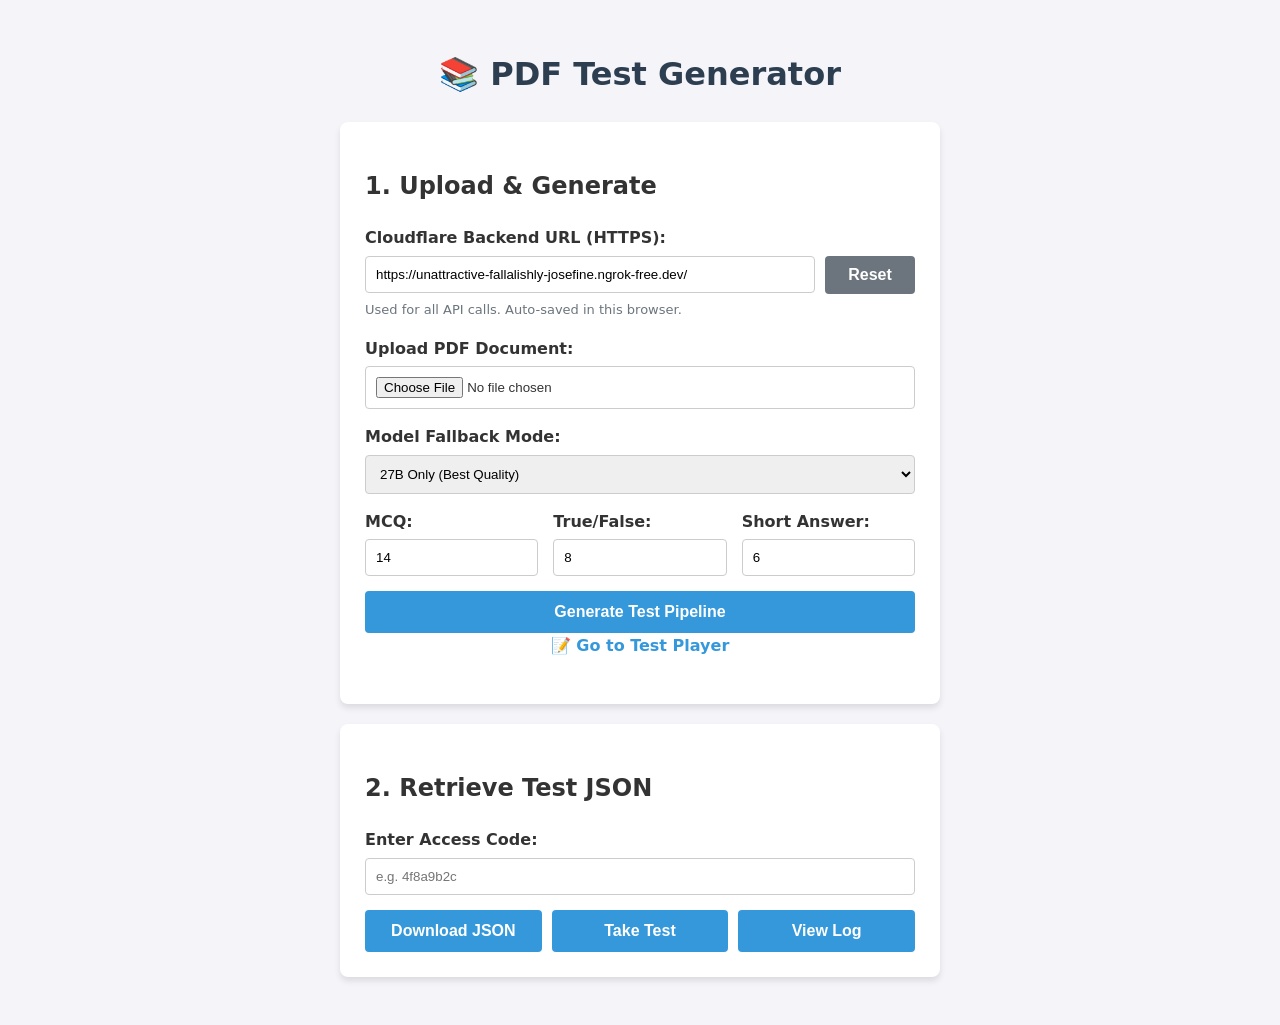
<file: index.html>
<!DOCTYPE html>
<html lang="en">
<head>
    <meta charset="UTF-8">
    <meta name="viewport" content="width=device-width, initial-scale=1.0">
    <title>PDF to Test Generator</title>
    <link rel="stylesheet" href="style.css"> 
</head>
<body>
    <div class="container">
        <h1>📚 PDF Test Generator</h1>

        <div class="card">
            <h2>1. Upload & Generate</h2>
            <form id="generate-form">
                <div class="form-group">
                    <label for="backend-url-input">Cloudflare Backend URL (HTTPS):</label>
                    <div class="inline-input-action">
                        <input type="url" id="backend-url-input" name="backend_url" placeholder="https://your-subdomain.trycloudflare.com/" inputmode="url" spellcheck="false">
                        <button type="button" id="reset-backend-url-btn" class="secondary-btn">Reset</button>
                    </div>
                    <small class="helper-text">Used for all API calls. Auto-saved in this browser.</small>
                </div>

                <div class="form-group">
                    <label for="pdf-file">Upload PDF Document:</label>
                    <input type="file" id="pdf-file" name="file" accept=".pdf" required>
                </div>

                <div class="form-group">
                    <label for="fallback-mode">Model Fallback Mode:</label>
                    <select id="fallback-mode" name="fallback_mode">
                        <option value="0">27B Only (Best Quality)</option>
                        <option value="1">27B then 12B Fallback</option>
                        <option value="2">12B Only (Faster)</option>
                    </select>
                </div>

                <div class="form-group-row">
                    <div class="form-group">
                        <label for="num-mcq">MCQ:</label>
                        <input type="number" id="num-mcq" name="num_mcq" value="14" min="0">
                    </div>
                    <div class="form-group">
                        <label for="num-tf">True/False:</label>
                        <input type="number" id="num-tf" name="num_tf" value="8" min="0">
                    </div>
                    <div class="form-group">
                        <label for="num-short">Short Answer:</label>
                        <input type="number" id="num-short" name="num_short" value="6" min="0">
                    </div>
                </div>

                <button type="submit" id="generate-btn">Generate Test Pipeline</button>
            </form>

            <div id="loading-indicator" class="hidden">
                <p>⏳ Processing pipeline... Tracking progress:</p>
                <pre id="live-terminal" class="terminal-box"></pre>
            </div>
            
           <div style="text-align: center; margin-bottom: 20px;">
            <a href="quiz.html" style="color: #3498db; text-decoration: none; font-weight: bold;">📝 Go to Test Player</a>
        </div>

        <div id="result-box" class="hidden">
            <p><strong>Success!</strong> Your test is ready. Your access code is:</p>
            <h3 id="access-code-display"></h3>
            
            <div style="display: flex; gap: 10px; margin-top: 15px;">
                <button type="button" id="download-btn" class="btn" style="background-color: #6c757d;">Download JSON</button>
                <button type="button" id="take-test-btn" class="btn" style="background-color: #28a745;">Take Test Now</button>
            </div>
        </div>

            <div id="error-box" class="hidden error"></div>
        </div>

        <div class="card">
            <h2>2. Retrieve Test JSON</h2>
            <form id="retrieve-form">
                <div class="form-group">
                    <label for="access-code-input">Enter Access Code:</label>
                    <input type="text" id="access-code-input" placeholder="e.g. 4f8a9b2c" required>
                </div>
                <div class="action-row">
                    <button type="submit" id="retrieve-btn">Download JSON</button>
                    <button type="button" id="retrieve-take-test-btn">Take Test</button>
                    <button type="button" id="retrieve-view-log-btn">View Log</button>
                </div>
            </form>
        </div>
    </div>

    <script src="main.js"></script>
</body>
</html>
</file>
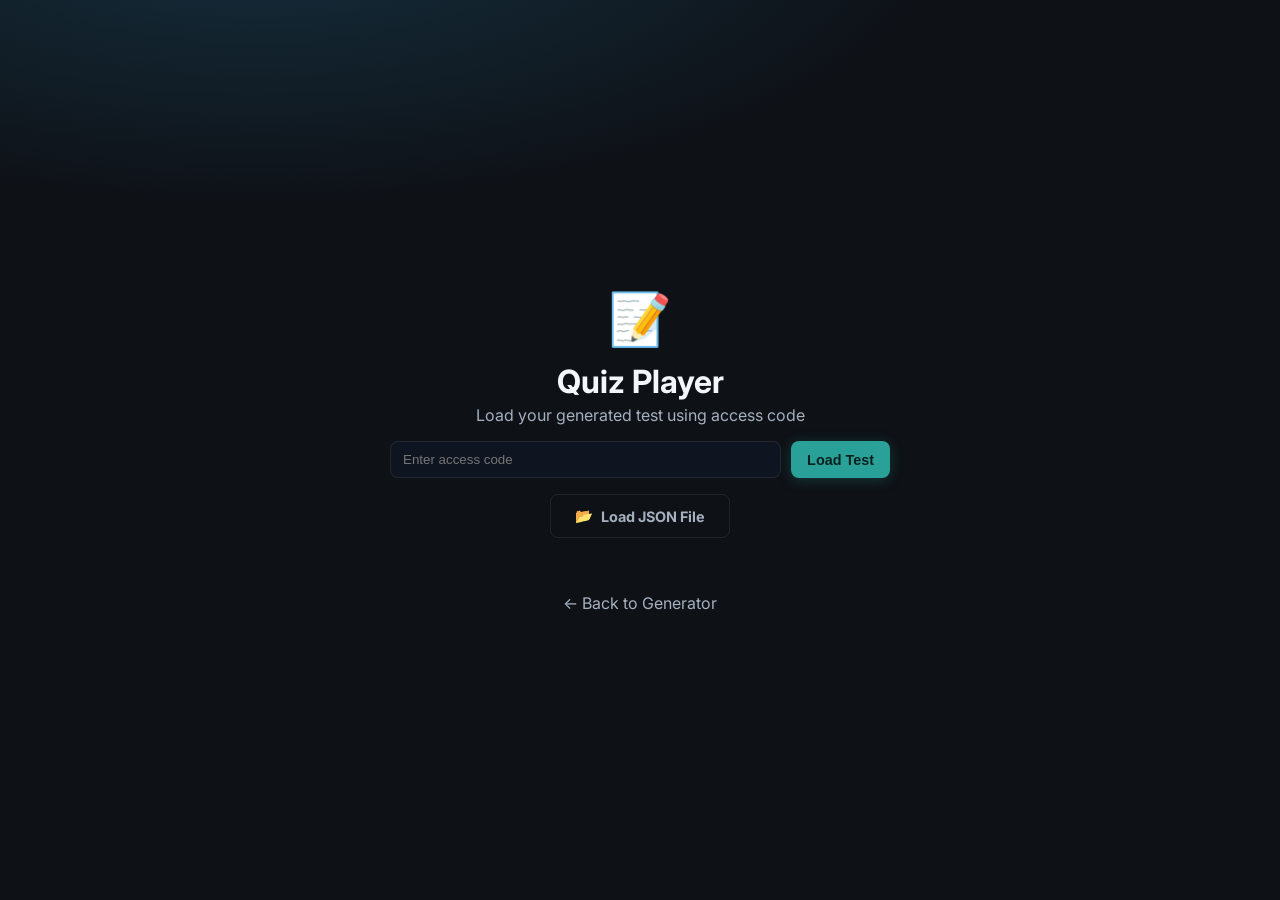
<file: quiz.html>
<!DOCTYPE html>
<html lang="en">
<head>
  <meta charset="UTF-8">
  <meta name="viewport" content="width=device-width, initial-scale=1.0">
  <title>Quiz Player</title>
  <link rel="preconnect" href="https://fonts.googleapis.com">
  <link rel="preconnect" href="https://fonts.gstatic.com" crossorigin>
  <link href="https://fonts.googleapis.com/css2?family=Inter:wght@400;500;600;700;800&display=swap" rel="stylesheet">
  <link rel="stylesheet" href="quiz.css">
</head>
<body>
  <div id="landing-screen" class="screen active">
    <div class="landing-container">
      <div class="landing-icon">📝</div>
      <h1>Quiz Player</h1>
      <p class="landing-subtitle" id="landing-subtitle">Load your generated test using access code</p>

      <div class="code-loader">
        <input type="text" id="access-code-input" placeholder="Enter access code">
        <button id="load-code-btn" class="btn btn-primary">Load Test</button>
      </div>

      <label for="file-input" class="btn btn-outline btn-large">
        <span class="btn-icon">📂</span> Load JSON File
      </label>
      <input type="file" id="file-input" accept=".json" hidden>

      <p id="load-error" class="error-msg"></p>
      <a class="back-link" href="index.html">← Back to Generator</a>
    </div>
  </div>

  <div id="test-screen" class="screen">
    <header id="test-header">
      <div class="header-left">
        <h1 id="theme-title"></h1>
        <div class="header-meta">
          <span id="score-info" class="badge"></span>
          <span id="progress-info" class="badge badge-outline"></span>
        </div>
      </div>
      <button id="submit-btn" class="btn btn-primary" disabled>Submit Test</button>
    </header>

    <div id="progress-bar-container"><div id="progress-bar"></div></div>

    <main id="questions-container">
      <section id="section-mcq" class="question-section">
        <div class="section-header">
          <h2>Multiple Choice</h2>
          <span class="section-points" id="mcq-points"></span>
        </div>
        <div id="mcq-questions" class="questions-list"></div>
      </section>

      <section id="section-tf" class="question-section">
        <div class="section-header">
          <h2>True / False</h2>
          <span class="section-points" id="tf-points"></span>
        </div>
        <div id="tf-questions" class="questions-list"></div>
      </section>

      <section id="section-short" class="question-section">
        <div class="section-header">
          <h2>Short Answer</h2>
          <span class="section-points" id="short-points"></span>
        </div>
        <div id="short-questions" class="questions-list"></div>
      </section>
    </main>
  </div>

  <div id="results-screen" class="screen">
    <div class="results-container">
      <div class="results-header">
        <div class="results-score-circle" id="results-score-circle">
          <span id="results-score-value">0</span>
          <span class="results-score-total" id="results-score-total">/ 10</span>
        </div>
        <h1>Results</h1>
        <p id="results-subtitle" class="results-subtitle"></p>
      </div>

      <div class="results-breakdown">
        <div class="breakdown-card">
          <div class="breakdown-label">MCQ</div>
          <div class="breakdown-score" id="breakdown-mcq-score">0/0</div>
        </div>
        <div class="breakdown-card">
          <div class="breakdown-label">True / False</div>
          <div class="breakdown-score" id="breakdown-tf-score">0/0</div>
        </div>
        <div class="breakdown-card">
          <div class="breakdown-label">Short Answer</div>
          <div class="breakdown-score" id="breakdown-short-score">Self-graded</div>
        </div>
      </div>

      <h2 class="review-heading">Review</h2>
      <div id="review-container"></div>

      <div class="results-actions">
        <button id="retake-btn" class="btn btn-primary btn-large">Retake Test</button>
        <a class="btn btn-outline btn-large" href="index.html">Back to Generator</a>
      </div>
    </div>
  </div>

  <script src="quiz.js"></script>
</body>
</html>
</file>
<file: style.css>
body {
    font-family: system-ui, -apple-system, sans-serif;
    background-color: #f4f4f9;
    color: #333;
    line-height: 1.6;
    padding: 20px;
    display: flex;
    justify-content: center;
}
.container {
    max-width: 600px;
    width: 100%;
}
h1 {
    text-align: center;
    color: #2c3e50;
}
.card {
    background: #fff;
    padding: 25px;
    border-radius: 8px;
    box-shadow: 0 4px 6px rgba(0,0,0,0.1);
    margin-bottom: 20px;
}
.form-group {
    margin-bottom: 15px;
}
.form-group-row {
    display: flex;
    gap: 15px;
}
.form-group-row .form-group {
    flex: 1;
}
label {
    display: block;
    margin-bottom: 5px;
    font-weight: 600;
}
input[type="file"], input[type="number"], input[type="text"], select {
    width: 100%;
    padding: 10px;
    border: 1px solid #ccc;
    border-radius: 4px;
    box-sizing: border-box;
}

input[type="url"] {
    width: 100%;
    padding: 10px;
    border: 1px solid #ccc;
    border-radius: 4px;
    box-sizing: border-box;
}

.inline-input-action {
    display: flex;
    gap: 10px;
    align-items: center;
}

.inline-input-action input {
    flex: 1;
}

.inline-input-action .secondary-btn {
    width: auto;
    min-width: 90px;
    padding: 10px 14px;
    background-color: #6c757d;
}

.inline-input-action .secondary-btn:hover {
    background-color: #5a6268;
}

.helper-text {
    display: block;
    margin-top: 6px;
    color: #6c757d;
    font-size: 13px;
}

@media (max-width: 640px) {
    .inline-input-action {
        flex-direction: column;
        align-items: stretch;
    }

    .inline-input-action .secondary-btn {
        width: 100%;
    }
}
button {
    width: 100%;
    padding: 12px;
    background-color: #3498db;
    color: white;
    border: none;
    border-radius: 4px;
    cursor: pointer;
    font-size: 16px;
    font-weight: bold;
    transition: background-color 0.2s;
}
button:hover {
    background-color: #2980b9;
}
button:disabled {
    background-color: #95a5a6;
    cursor: not-allowed;
}
.hidden {
    display: none;
}
#result-box {
    margin-top: 20px;
    padding: 15px;
    background-color: #d4edda;
    color: #155724;
    border-radius: 4px;
    text-align: center;
    border: 1px solid #c3e6cb;
}
#access-code-display {
    font-size: 24px;
    letter-spacing: 2px;
    margin: 10px 0;
    color: #000;
}
#error-box {
    margin-top: 20px;
    padding: 15px;
    background-color: #f8d7da;
    color: #721c24;
    border-radius: 4px;
    border: 1px solid #f5c6cb;
}
#loading-indicator {
    text-align: center;
    margin-top: 20px;
    font-weight: bold;
    color: #e67e22;
}

.terminal-box {
    background-color: #000;
    color: #00ff00;
    font-family: 'Courier New', Courier, monospace;
    padding: 15px;
    border-radius: 6px;
    max-height: 280px;
    min-height: 220px;
    overflow-y: auto;
    text-align: left;
    white-space: pre-wrap;
    font-size: 14px;
    margin-top: 15px;
    box-shadow: inset 0 0 15px rgba(0,0,0,1);
    border: 1px solid #1d1d1d;
}

/* Optional: Make the scrollbar look cool and dark too (For WebKit Browsers like Chrome/Edge) */
.terminal-box::-webkit-scrollbar {
    width: 8px;
}
.terminal-box::-webkit-scrollbar-track {
    background: #1a1a1a; 
    border-radius: 4px;
}
.terminal-box::-webkit-scrollbar-thumb {
    background: #00ff00; 
    border-radius: 4px;
}

.action-row {
    display: flex;
    gap: 10px;
}

.action-row button {
    flex: 1;
}
</file>
<file: quiz.css>
:root {
  --bg-primary: #0e1116;
  --bg-secondary: #121722;
  --bg-card: #161e2c;
  --bg-card-hover: #1f2a3c;
  --bg-input: #0f1520;
  --text-primary: #f3f6fb;
  --text-secondary: #a6b0bf;
  --text-muted: #7f8896;
  --accent: #2aa198;
  --accent-hover: #34b7ac;
  --accent-glow: rgba(42, 161, 152, 0.28);
  --success: #27c27a;
  --success-bg: rgba(39, 194, 122, 0.14);
  --error: #e65b6f;
  --error-bg: rgba(230, 91, 111, 0.14);
  --warning: #efb347;
  --warning-bg: rgba(239, 179, 71, 0.16);
  --border: rgba(255, 255, 255, 0.08);
  --radius-sm: 8px;
  --radius-md: 12px;
  --radius-lg: 16px;
  --transition: 0.2s ease;
}

* {
  margin: 0;
  padding: 0;
  box-sizing: border-box;
}

body {
  font-family: 'Inter', sans-serif;
  background: radial-gradient(1200px 500px at 20% -10%, #153040 0%, transparent 60%), var(--bg-primary);
  color: var(--text-primary);
  min-height: 100vh;
}

.screen {
  display: none;
}

.screen.active {
  display: block;
}

.btn {
  display: inline-flex;
  align-items: center;
  justify-content: center;
  gap: 8px;
  border: none;
  border-radius: var(--radius-sm);
  padding: 10px 16px;
  font-size: 0.9rem;
  font-weight: 700;
  cursor: pointer;
  transition: all var(--transition);
  text-decoration: none;
}

.btn-primary {
  background: var(--accent);
  color: #06211f;
  box-shadow: 0 2px 14px var(--accent-glow);
}

.btn-primary:hover:not(:disabled) {
  background: var(--accent-hover);
  transform: translateY(-1px);
}

.btn-outline {
  background: transparent;
  color: var(--text-secondary);
  border: 1px solid var(--border);
}

.btn-outline:hover {
  border-color: var(--accent);
  color: var(--accent);
}

.btn-large {
  padding: 12px 24px;
}

.btn-success {
  background: var(--success);
  color: white;
}

.btn-error {
  background: var(--error);
  color: white;
}

.btn-sm {
  padding: 6px 10px;
  font-size: 0.78rem;
}

.badge {
  display: inline-flex;
  align-items: center;
  padding: 4px 10px;
  border-radius: 999px;
  font-size: 0.78rem;
  font-weight: 700;
  background: var(--accent);
  color: #06211f;
}

.badge-outline {
  background: transparent;
  border: 1px solid var(--border);
  color: var(--text-secondary);
}

.landing-container {
  min-height: 100vh;
  display: flex;
  flex-direction: column;
  align-items: center;
  justify-content: center;
  text-align: center;
  padding: 1.5rem;
}

.landing-icon {
  font-size: 3.2rem;
  margin-bottom: 0.7rem;
}

.landing-container h1 {
  font-size: 2rem;
  margin-bottom: 0.3rem;
}

.landing-subtitle {
  color: var(--text-secondary);
  margin-bottom: 1rem;
}

.code-loader {
  display: flex;
  gap: 10px;
  width: min(500px, 92vw);
  margin-bottom: 1rem;
}

#access-code-input {
  flex: 1;
  border-radius: var(--radius-sm);
  border: 1px solid var(--border);
  background: var(--bg-input);
  color: var(--text-primary);
  padding: 10px 12px;
}

.error-msg {
  color: var(--error);
  min-height: 1.4rem;
  margin-top: 0.8rem;
}

.back-link {
  margin-top: 1.2rem;
  color: var(--text-secondary);
  text-decoration: none;
}

.back-link:hover {
  color: var(--accent);
}

#test-header {
  position: sticky;
  top: 0;
  z-index: 10;
  display: flex;
  justify-content: space-between;
  align-items: center;
  padding: 14px 20px;
  backdrop-filter: blur(10px);
  background: rgba(14, 17, 22, 0.9);
  border-bottom: 1px solid var(--border);
}

.header-meta {
  display: flex;
  gap: 8px;
}

#progress-bar-container {
  height: 3px;
  background: rgba(255, 255, 255, 0.08);
}

#progress-bar {
  height: 100%;
  width: 0%;
  background: linear-gradient(90deg, var(--accent), #8be7dd);
  transition: width 0.25s ease;
}

#questions-container,
.results-container {
  max-width: 860px;
  margin: 0 auto;
  padding: 1.4rem;
}

.question-section {
  margin-bottom: 2.4rem;
}

.section-header {
  display: flex;
  justify-content: space-between;
  border-bottom: 1px solid var(--border);
  padding-bottom: 0.6rem;
  margin-bottom: 1rem;
}

.section-points {
  color: var(--text-secondary);
  font-size: 0.82rem;
}

.question-card,
.breakdown-card,
.review-card {
  background: var(--bg-card);
  border: 1px solid var(--border);
  border-radius: var(--radius-md);
}

.question-card {
  padding: 1rem;
  margin-bottom: 0.8rem;
}

.question-card-header {
  display: flex;
  justify-content: space-between;
  margin-bottom: 0.6rem;
}

.question-number {
  color: var(--accent);
  font-size: 0.78rem;
  font-weight: 700;
}

.question-points,
.question-topic {
  color: var(--text-muted);
  font-size: 0.8rem;
}

.question-text {
  margin: 0.6rem 0 0.9rem;
  font-weight: 600;
}

.options-list {
  display: flex;
  flex-direction: column;
  gap: 8px;
}

.option-btn,
.tf-btn {
  width: 100%;
  border: 1px solid var(--border);
  border-radius: var(--radius-sm);
  background: var(--bg-input);
  color: var(--text-primary);
  padding: 10px;
  cursor: pointer;
  transition: all var(--transition);
  text-align: left;
}

.option-btn {
  display: flex;
  align-items: center;
  gap: 10px;
}

.option-btn .option-letter {
  width: 24px;
  height: 24px;
  border-radius: 50%;
  display: inline-flex;
  align-items: center;
  justify-content: center;
  font-size: 0.74rem;
  background: #253248;
}

.option-btn:hover,
.tf-btn:hover {
  border-color: var(--accent);
  background: var(--bg-card-hover);
}

.option-btn.selected {
  border-color: var(--accent);
  background: rgba(42, 161, 152, 0.18);
}

.option-btn.selected .option-letter {
  background: var(--accent);
  color: #06211f;
}

.tf-buttons {
  display: flex;
  gap: 10px;
}

.tf-btn.selected-true {
  border-color: var(--success);
  color: var(--success);
  background: var(--success-bg);
}

.tf-btn.selected-false {
  border-color: var(--error);
  color: var(--error);
  background: var(--error-bg);
}

.short-answer-input {
  width: 100%;
  min-height: 90px;
  border: 1px solid var(--border);
  border-radius: var(--radius-sm);
  padding: 10px;
  background: var(--bg-input);
  color: var(--text-primary);
  resize: vertical;
}

.short-answer-input:focus {
  outline: none;
  border-color: var(--accent);
}

.results-header {
  text-align: center;
  margin: 1rem 0 1.8rem;
}

.results-score-circle {
  width: 130px;
  height: 130px;
  border-radius: 50%;
  margin: 0 auto 1rem;
  display: flex;
  flex-direction: column;
  align-items: center;
  justify-content: center;
  background: var(--bg-card);
  border: 4px solid var(--accent);
}

#results-score-value {
  font-size: 2.1rem;
  font-weight: 800;
}

.results-score-total {
  color: var(--text-secondary);
}

.results-subtitle {
  color: var(--text-secondary);
}

.results-breakdown {
  display: grid;
  grid-template-columns: repeat(3, 1fr);
  gap: 10px;
  margin-bottom: 1.6rem;
}

.breakdown-card {
  padding: 0.9rem;
  text-align: center;
}

.breakdown-label {
  color: var(--text-secondary);
  font-size: 0.82rem;
}

.breakdown-score {
  font-size: 1.1rem;
  font-weight: 700;
}

.review-heading {
  border-bottom: 1px solid var(--border);
  padding-bottom: 0.6rem;
  margin-bottom: 1rem;
}

.review-subhead {
  margin: 1rem 0 0.7rem;
  font-size: 1rem;
}

.review-card {
  padding: 1rem;
  margin-bottom: 0.8rem;
}

.review-card.correct {
  border-left: 4px solid var(--success);
}

.review-card.incorrect {
  border-left: 4px solid var(--error);
}

.review-card.self-grade {
  border-left: 4px solid var(--warning);
}

.review-status {
  display: inline-block;
  border-radius: 999px;
  padding: 3px 10px;
  font-size: 0.75rem;
  margin-bottom: 0.6rem;
}

.review-status.correct {
  background: var(--success-bg);
  color: var(--success);
}

.review-status.incorrect {
  background: var(--error-bg);
  color: var(--error);
}

.review-status.self-grade {
  background: var(--warning-bg);
  color: var(--warning);
}

.review-detail {
  margin-top: 0.2rem;
  color: var(--text-secondary);
  font-size: 0.88rem;
}

.review-detail strong {
  color: var(--text-primary);
}

.review-explanation {
  margin-top: 0.55rem;
  font-size: 0.84rem;
  color: var(--text-secondary);
  border-left: 3px solid var(--accent);
  padding-left: 9px;
}

.self-grade-prompt {
  margin-top: 0.8rem;
  border: 1px solid rgba(239, 179, 71, 0.28);
  background: var(--warning-bg);
  border-radius: var(--radius-sm);
  padding: 10px;
  display: flex;
  justify-content: space-between;
  align-items: center;
  gap: 8px;
}

.prompt-text {
  color: var(--warning);
  font-size: 0.84rem;
  font-weight: 700;
}

.prompt-buttons {
  display: flex;
  gap: 8px;
}

.self-grade-resolved.yes {
  color: var(--success);
  margin-top: 0.5rem;
}

.self-grade-resolved.no {
  color: var(--error);
  margin-top: 0.5rem;
}

.results-actions {
  margin: 1.6rem 0 2.2rem;
  display: flex;
  gap: 10px;
  justify-content: center;
  flex-wrap: wrap;
}

@media (max-width: 700px) {
  #test-header {
    flex-direction: column;
    align-items: flex-start;
    gap: 8px;
  }

  #submit-btn {
    width: 100%;
  }

  .results-breakdown {
    grid-template-columns: 1fr;
  }

  .tf-buttons,
  .code-loader,
  .self-grade-prompt {
    flex-direction: column;
  }
}
</file>
